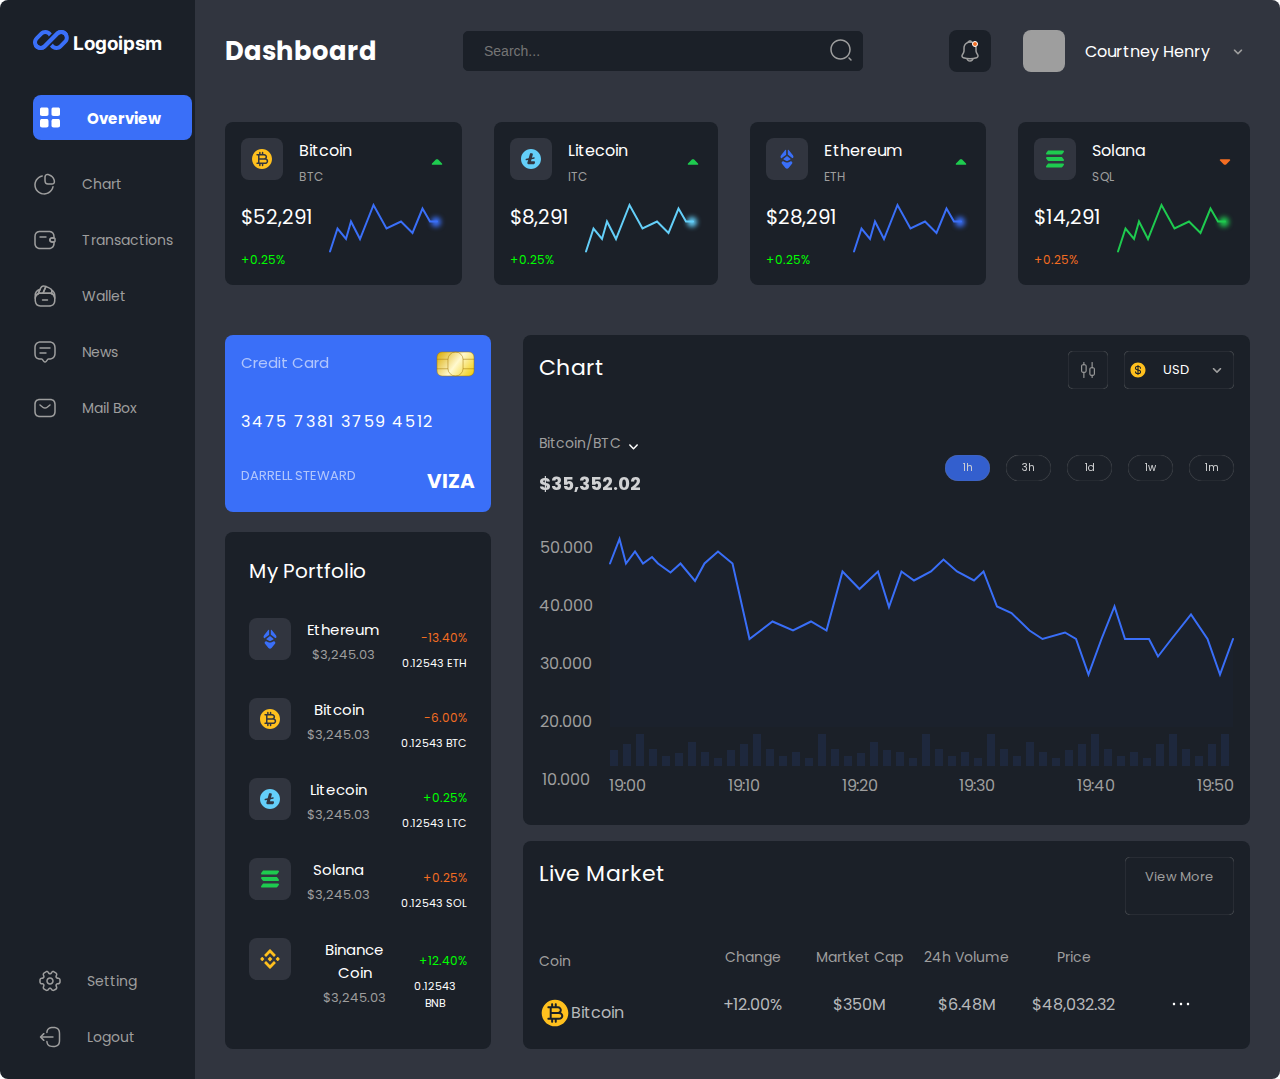
<file: index.html>
<!DOCTYPE html>
<html lang="en">
  <head>
    <meta charset="UTF-8" />
    <meta name="viewport" content="width=device-width, initial-scale=1.0" />
    <title>اختبار المبرمجين CSS/HTML</title>
    <link rel="stylesheet" href="style.css" />
  </head>

  <body>
    <div class="container grd">
      <div class="sidebar flex center">
        <div class="sidebar-start">
          <div class="logo">
            <img src="img/Logo.svg" alt="logo" />
            <span>Logoipsm</span>
          </div>
          <ul class="grd">
            <li class="nav-active">
              <img src="img/element-3.svg" alt="Overview" />
              <a href="">Overview</a>
            </li>
            <li>
              <img src="img/graph.svg" alt="Overview" />
              <a href="">Chart</a>
            </li>
            <li>
              <img src="img/wallet-2.svg" alt="Overview" />
              <a href="">Transactions</a>
            </li>
            <li>
              <img src="img/wallet-minus.svg" alt="Overview" />
              <a href="">Wallet</a>
            </li>
            <li>
              <img src="img/message-text.svg" alt="Overview" />
              <a href="">News</a>
            </li>
            <li>
              <img src="img/sms.svg" alt="Overview" />
              <a href="">Mail Box</a>
            </li>
          </ul>
        </div>
        <div class="sidebar-end">
          <ul class="grd">
            <li>
              <img src="img/setting-2.svg" alt="Overview" />
              <a href="">Setting </a>
            </li>
            <li>
              <img src="img/logout.svg" alt="Overview" />
              <a href="">Logout</a>
            </li>
          </ul>
        </div>
      </div>
      <div class="main-content">
        <div class="topbar flex">
          <div class="title">
            <h3>Dashboard</h3>
          </div>

          <div class="search">
            <label>
              <input type="text" placeholder="Search..." />
              <img src="img/search-normal.svg" />
            </label>
          </div>

          <div class="user">
            <div class="imgSocial btn-element center">
              <img src="img/Icon.svg" alt="" />
            </div>

            <div class="name flex center">
              <div class="Box_user btn-element"></div>
              <div class="Box_name flex">
                <span>Courtney Henry</span>
                <img src="img/arrow-down.svg" alt="" />
              </div>
            </div>
          </div>
        </div>
        <div class="cardBox flex">
          <div class="card">
            <div class="header flex">
              <div class="flex rem-grid">
                <div class="flex center btn-element circle">
                  <img src="img/bitcoin-(btc).svg" alt="Bitcoin Logo" />
                </div>
                <div class="text flex">
                  <p>Bitcoin</p>

                  <span>BTC</span>
                </div>
              </div>
              <img src="img/arrow-up.svg" alt="Arrow Up" />
            </div>
            <div class="content flex">
              <div class="price">
                <span>$52,291</span>
                <p class="percentage">+0.25%</p>
              </div>

              <div class="chart">
                <img src="img/Chart.svg" alt="Chart" />
              </div>
            </div>
          </div>
          <div class="card">
            <div class="header flex">
              <div class="flex rem-grid">
                <div class="flex center btn-element circle">
                  <img src="img/litecoin(ltc).svg" alt="Bitcoin Logo" />
                </div>
                <div class="text flex">
                  <p>Litecoin</p>

                  <span>ITC</span>
                </div>
              </div>
              <img src="img/arrow-up.svg" alt="Arrow Up" />
            </div>
            <div class="content flex">
              <div class="price">
                <span>$8,291</span>
                <p class="percentage">+0.25%</p>
              </div>

              <div class="chart">
                <img src="img/Chart2.svg" alt="Chart" />
              </div>
            </div>
          </div>
          <div class="card">
            <div class="header flex">
              <div class="flex rem-grid">
                <div class="flex center btn-element circle">
                  <img src="img/ethereum-(eth).svg" alt="Bitcoin Logo" />
                </div>
                <div class="text flex">
                  <p>Ethereum</p>

                  <span>eth</span>
                </div>
              </div>
              <img src="img/arrow-up.svg" alt="Arrow Up" />
            </div>
            <div class="content flex">
              <div class="price">
                <span>$28,291</span>
                <p class="percentage">+0.25%</p>
              </div>

              <div class="chart">
                <img src="img/Chart.svg" alt="Chart" />
              </div>
            </div>
          </div>
          <div class="card">
            <div class="header flex">
              <div class="flex rem-grid">
                <div class="flex center btn-element circle">
                  <img src="img/solana-(sol).svg" alt="Bitcoin Logo" />
                </div>
                <div class="text flex">
                  <p>Solana</p>

                  <span>sql</span>
                </div>
              </div>
              <img src="img/arrow-down (2).svg" alt="Arrow Up" />
            </div>
            <div class="content flex">
              <div class="price">
                <span>$14,291</span>
                <p class="percentage negative">+0.25%</p>
              </div>

              <div class="chart">
                <img src="img/Chart3.svg" alt="Chart" />
              </div>
            </div>
          </div>
        </div>
        <div class="chartBox">
          <div class="left-box grd">
            <div class="card-viza card flex">
              <div class="flex header-viza">
                <p>Credit Card</p>
                <img src="img/chip.svg" alt="Chip" />
              </div>

              <div class="content-viza">
                <p>3475 7381 3759 4512</p>
              </div>

              <div class="footer-viza flex">
                <p>Darrell Steward</p>
                <h1>Viza</h1>
              </div>
            </div>
            <div class="card-portfolio card">
              <p class="title">My Portfolio</p>

              <div class="portfolio-content">
                <div class="flex">
                  <div class="header flex rem-grid">
                    <div class="circle btn-element center">
                      <img src="img/ethereum-(eth).svg" alt="Bitcoin Logo" />
                    </div>
                    <div class="text">
                      <p>Ethereum</p>

                      <span>$3,245.03</span>
                    </div>
                  </div>
                  <div class="price">
                    <p class="percentage negative">-13.40%</p>

                    <span>0.12543 ETH</span>
                  </div>
                </div>
                <div class="flex">
                  <div class="header flex rem-grid">
                    <div class="circle btn-element center">
                      <img src="img//bitcoin-(btc).svg" alt="Bitcoin Logo" />
                    </div>
                    <div class="text">
                      <p>Bitcoin</p>

                      <span>$3,245.03</span>
                    </div>
                  </div>
                  <div class="price">
                    <p class="percentage negative">-6.00%</p>

                    <span>0.12543 BTC</span>
                  </div>
                </div>
                <div class="flex">
                  <div class="header flex rem-grid">
                    <div class="circle btn-element center">
                      <img src="img/litecoin(ltc).svg" alt="Bitcoin Logo" />
                    </div>
                    <div class="text">
                      <p>Litecoin</p>

                      <span>$3,245.03</span>
                    </div>
                  </div>
                  <div class="price">
                    <p class="percentage">+0.25%</p>

                    <span>0.12543 LTC</span>
                  </div>
                </div>
                <div class="flex">
                  <div class="header flex rem-grid">
                    <div class="circle btn-element center">
                      <img src="img/solana-(sol).svg" alt="Bitcoin Logo" />
                    </div>
                    <div class="text">
                      <p>Solana</p>

                      <span>$3,245.03</span>
                    </div>
                  </div>
                  <div class="price">
                    <p class="percentage negative">+0.25%</p>

                    <span>0.12543 SOL</span>
                  </div>
                </div>
                <div class="flex">
                  <div class="header flex rem-grid">
                    <div class="circle btn-element center">
                      <img
                        src="img/binance-coin-(bnb).svg"
                        alt="Bitcoin Logo"
                      />
                    </div>
                    <div class="text">
                      <p>Binance Coin</p>

                      <span>$3,245.03</span>
                    </div>
                  </div>
                  <div class="price">
                    <p class="percentage">+12.40%</p>

                    <span>0.12543 BNB</span>
                  </div>
                </div>
              </div>
            </div>
          </div>

          <div class="right-box grd">
            <div class="card chart-card">
              <div class="flex rem-grid header-chart">
                <p>Chart</p>
                <div class="botton-chart flex rem-grid">
                  <div class="circle btn-element center box">
                    <img src="img/candle.svg" alt="" />
                  </div>
                  <div class="box flex center rem-grid">
                    <img src="img/dollar-circle.svg" alt="" />

                    <p>USD</p>
                    <img src="img/arrow-down.svg" alt="" />
                  </div>
                </div>
              </div>
              <div class="content-chart flex">
                <div class="title grd">
                  <div class="flex">
                    <p>Bitcoin/BTC</p>
                    <img src="img/arrow-down (3).svg" alt="" />
                  </div>
                  <h5>$35,352.02</h5>
                </div>
                <div class="content-btn flex center rem-grid">
                  <a class="nav-active">1h</a>
                  <a>3h</a>
                  <a>1d</a>
                  <a>1w</a>
                  <a>1m</a>
                </div>
              </div>
              <div class="footer-chart">
                <div class="axis grd rem-grid">
                  <div>50.000</div>
                  <div>40.000</div>
                  <div>30.000</div>
                  <div>20.000</div>
                  <div>10.000</div>
                </div>
                <div class="chart-content">
                  <div class="chart-img">
                    <img src="img/Graphs.svg" alt="Chart" />
                    <img src="img/Bars.svg" alt="Chart" />
                  </div>
                  <div class="axis flex ">
                    <div>19:00</div>
                    <div>19:10</div>
                    <div>19:20</div>
                    <div>19:30</div>
                    <div>19:40</div>
                    <div>19:50</div>
                  </div>
                </div>
              </div>
            </div>

            <div class="card chart-card">
              <div class="header-chart flex">
                <p>Live Market</p>

                <a class="box-market">View More</a>
              </div>

              <div class="market-table grd rem-grid">
                <div class="table-header grd">
                  <div class="table-cell">Coin</div>
                  <div>Change</div>
                  <div>Martket Cap</div>
                  <div>24h Volume</div>
                  <div>Price</div>
                  <div></div>
                </div>
                <div class="table-row grd">
                  <div class="table-cell">
                    <img src="img/bitcoin-(btc) (2).svg" alt="Bitcoin Logo" />
                    Bitcoin
                  </div>
                  <div>+12.00%</div>
                  <div>$350M</div>
                  <div>$6.48M</div>
                  <div>$48,032.32</div>
                  <div><img src="img/more.svg" alt="More" /></div>
                </div>
              </div>
            </div>
          </div>
        </div>
      </div>
    </div>
  </body>
</html>
</file>
<file: style.css>
@import url("https://fonts.googleapis.com/css2?family=Poppins:ital,wght@400;500;600;700&display=swap");
@import url("https://fonts.googleapis.com/css2?family=Inter:wght@100..900&display=swap");
:root {
  --color-one: #1b2028;
  --color-tow: #31353f;
}
* {
  margin: 0;
  padding: 0;
  box-sizing: border-box;
}
body {
  font-family: "Poppins", sans-serif;
}
ul {
  list-style: none;
}

.grd {
  display: grid;
  grid-template-columns: 1fr;
}

.flex {
  display: flex;
  justify-content: space-between;
}
.center {
  justify-content: center;
  align-items: center;
}
.rem-grid {
  gap: 1rem;
}
.btn-element {
  display: flex;
  width: 42px;
  height: 42px;
  border-radius: 8px;
}
.container {
  width: 100%;
  height: 100%;
  grid-template-columns: 1fr 5fr;
}
/* start sidebar */
.sidebar {
  background-color: var(--color-one);
  border-radius: 8px 0 0 8px;
  flex-direction: column;
  justify-content: space-between;
}
.logo {
  color: #fff;
  font-size: 19px;
  font-family: "Inter", sans-serif;
  margin-top: 30px;
  margin-bottom: 40px;
  font-weight: 700;
}
ul {
  width: 120px;
  gap: 2rem;
}
ul li {
  display: flex;
  font-size: 14px;
  font-weight: 400;
}
ul li img {
  padding-right: 25px;
}
ul li a {
  padding-top: 2px;
  text-decoration: none;
  color: #9e9e9e;
}

.nav-active {
  background-color: #3a6ff8;
  border-radius: 8px;
  padding: 10px 30px 10px 5px;
}
.nav-active a {
  font-size: 15px;
  font-weight: 700;
  color: #ffff;
}
.sidebar-end {
  margin-bottom: 30px;
}
/* end sidebar */
/* start main-content */

.main-content {
  background-color: var(--color-tow);
  border-radius: 0 8px 8px 0;
  padding: 30px;
}
.topbar {
  align-items: center;
  margin-bottom: 20px;
}
.title {
  color: #fff;
  font-size: 22px;
}
.search {
  width: 400px;
  margin: 0 10px;
}
.search label {
  position: relative;
}
.search label input {
  width: 100%;
  height: 40px;
  border-radius: 5px;
  background-color: var(--color-one);
  padding: 5px 15px 5px 20px;
  font-size: 14px;
  border: 1px solid var(--color-one);
}
.search label img {
  position: absolute;
  top: -1px;
  right: 10px;
}
.user {
  display: flex;
  gap: 2rem;
}
.user .imgSocial {
  background: var(--color-one);
}
.Box_user {
  background: #9e9e9e;
  margin-right: 20px;
}
.Box_name {
  color: #fff;
  gap: 1rem;
}
.cardBox {
  margin: 50px 0;
  grid-gap: 2rem;
}

.card {
  background-color: var(--color-one);
  border-radius: 8px;
  padding: 1rem;
  width: 100%;
  text-align: center;
}

.header {
  margin-bottom: 1rem;
}
.circle {
  background-color: var(--color-tow);
}
.text {
  flex-direction: column;
  align-items: flex-start;
}
.header .text p {
  color: #fff;
  font-size: 16px;
}
.header .text span {
  margin-top: 5px;
  font-size: 12px;
  color: #9e9e9e;
  text-transform: uppercase;
}
.content {
  gap: 1rem;
  margin-top: 10px;
}
.price {
  display: flex;
  flex-direction: column;
  justify-content: center;
  align-items: flex-start;
  gap: 1.2rem;
}
.price span {
  color: #fff;
  font-size: 20px;
}
.percentage {
  font-size: 12px;
  color: #00ff00;
}
.negative {
  color: #f46d22;
}

.chartBox {
  display: grid;
  grid-template-columns: 1fr 2.2fr;
  gap: 2rem;
}
.left-box {
  flex-direction: column;
}
.card-viza {
  display: flex;
  flex-direction: column;
  gap: 2rem;
  width: 100%;
  margin-bottom: 20px;
  background-color: #3a6ff8;
  color: #ffffff;
}
.header-viza p {
  font-size: 15px;
  opacity: 60%;
}
.content-viza {
  text-align: left;
  letter-spacing: 1.8px;
}
.footer-viza {
  text-transform: uppercase;
}
.footer-viza h1 {
  font-size: 20px;
}
.footer-viza p {
  font-size: 13px;
  opacity: 60%;
}
.card-portfolio {
  padding: 1.5rem;
}
.card-portfolio .title {
  font-size: 20px;
  text-align: left;
  color: #ffffff;
  margin-bottom: 2rem;
}
.card-portfolio .header .text p {
  font-size: 15px;
}
.card-portfolio .header .text span {
  font-size: 13px;
}
.card-portfolio .price span {
  font-size: 11px;
}
.card-portfolio .price {
  align-items: end;
  gap: 0.5rem;
}
.portfolio-content {
  display: grid;
  grid-template-columns: 1fr;
  gap: 1rem;
}
.right-box {
  gap: 1rem;
}
.chart-card {
  display: grid;
  grid-template-columns: 1fr;
  gap: 2rem;
  padding: 1rem;
}
.header-chart p {
  font-size: 22px;
  color: #ffffff;
}
.chart-card .botton-chart .box {
  width: 110px;
  height: 38px;
  background-color: var(--color-one);
  border-radius: 5px;
  box-shadow: inset 0 0 1px #9e9e9e;
  padding: 0 3px;
}
.chart-card .botton-chart p {
  font-size: small;
  font-weight: normal;
}
.chart-card .botton-chart .circle {
  width: 40px;
  height: 38px;
}
.chart-card .content-chart .title p {
  font-size: 14px;
  color: #9e9e9e;
}
.chart-card .content-chart .title h5 {
  margin-top: 10px;
  opacity: 0.8;
  text-align: left;
}
.chart-card .content-chart .content-btn a {
  box-shadow: inset 0 0 1px #9e9e9e;
  border-radius: 20px;
  padding: 5px;
  width: 45px;
  color: #fff;
  opacity: 0.8;
  font-size: 10px;
}
.footer-chart {
  display: grid;
  grid-template-columns: 1fr 10fr;
  gap: 1rem;
}
.axis,
.table-header {
  color: #9e9e9e;
}
.box-market {
  box-shadow: inset 0 0 1px #9e9e9e;
  border-radius: 5px;
  padding: 10px 20px;
  font-size: small;
  color: #9e9e9e;
}
.table-header,
.table-row {
  grid-template-columns: 1.5fr 1fr 1fr 1fr 1fr 1fr;
}
.market-table .table-header {
  font-size: 14px;
}
.market-table .table-row {
  color: #b7b9bb;
}
.market-table .table-cell {
  display: flex;
  align-items: center;
  text-align: left;
  flex-wrap: wrap-reverse;
}
/* end main-content */
</file>
